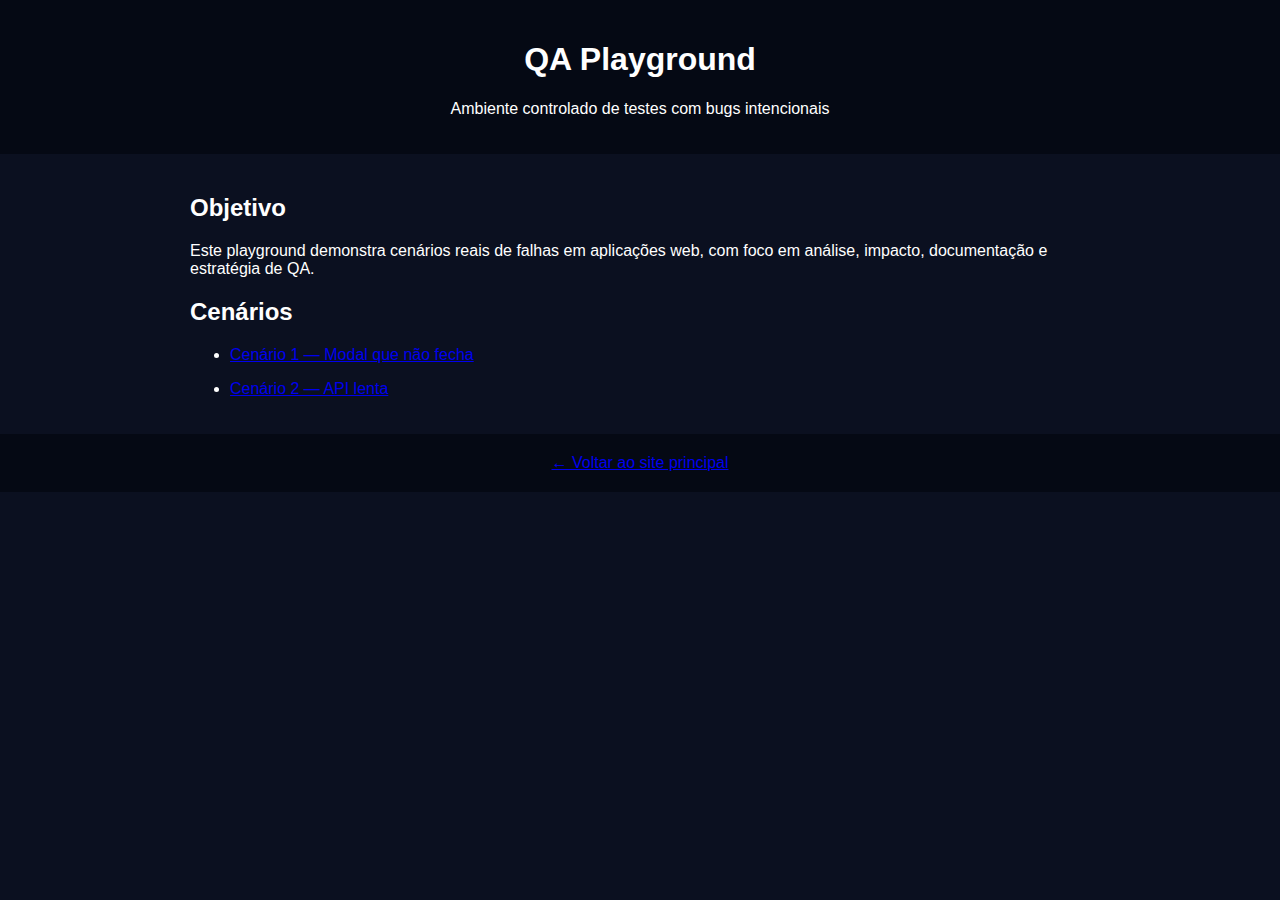
<file: qa-playground/index.html>
<!DOCTYPE html>
<html lang="pt-br">
<head>
  <meta charset="UTF-8">
  <title>QA Playground | Ronaldo Ferreira</title>
  <link rel="stylesheet" href="css/playground.css">
</head>
<body>

<header class="pg-header">
  <h1>QA Playground</h1>
  <p>Ambiente controlado de testes com bugs intencionais</p>
</header>

<main class="pg-container">

<section>
  <h2>Objetivo</h2>
  <p>
    Este playground demonstra cenários reais de falhas em aplicações web,
    com foco em análise, impacto, documentação e estratégia de QA.
  </p>
</section>

<section>
  <h2>Cenários</h2>
  <ul>
    <li>
      <a href="modal-bug.html">Cenário 1 — Modal que não fecha</a>
    </li>
  </ul>
  <ul>
    <li>
      <a href="api-lenta.html">Cenário 2 — API lenta</a>
    </li>
  </ul>
</section>

</main>

<footer class="pg-footer">
  <a href="../index.html">← Voltar ao site principal</a>
</footer>

</body>
</html>
</file>
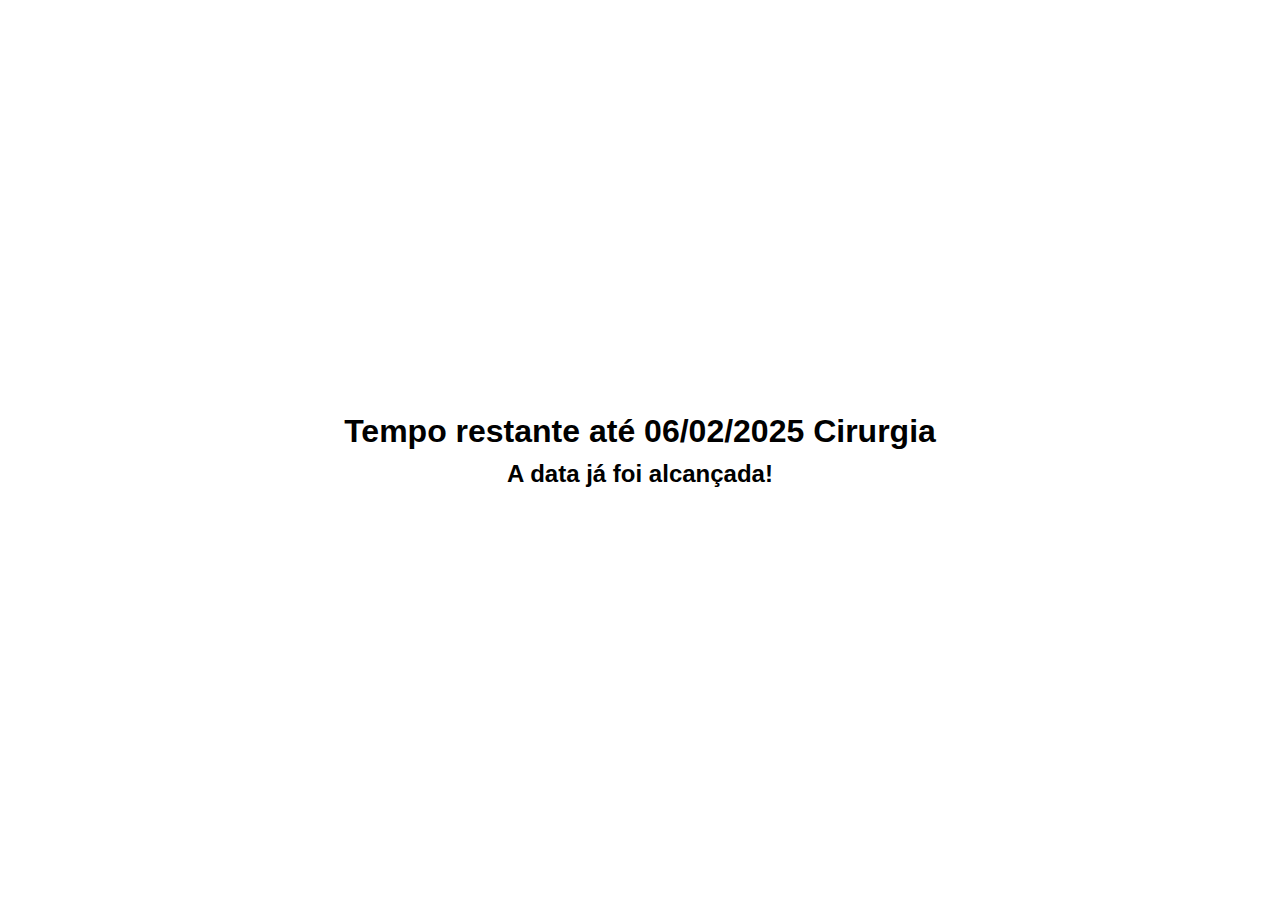
<file: cirurgia.html>
<!DOCTYPE html>
<html lang="pt-BR">
<head>
    <meta charset="UTF-8">
    <meta name="viewport" content="width=device-width, initial-scale=1.0">
    <title>Contagem Regressiva</title>
    <style>
        * {
            margin: 0;
            padding: 0;
            box-sizing: border-box;
        }

        body {
            display: flex;
            flex-direction: column;
            justify-content: center;
            align-items: center;
            height: 100vh;
            text-align: center;
            font-family: Arial, sans-serif;
        }

        h1 {
            margin-bottom: 10px;
        }
    </style>
</head>
<body>
    <h1>Tempo restante até 06/02/2025 Cirurgia</h1>
    <h2 id="contador"></h2>

    <script>
        function atualizarContagem() {
            const dataAlvo = new Date("2025-02-06T06:00:00").getTime();
            const agora = new Date().getTime();
            const diferenca = dataAlvo - agora;

            if (diferenca > 0) {
                const dias = Math.floor(diferenca / (1000 * 60 * 60 * 24));
                const horas = Math.floor((diferenca % (1000 * 60 * 60 * 24)) / (1000 * 60 * 60));
                const minutos = Math.floor((diferenca % (1000 * 60 * 60)) / (1000 * 60));
                const segundos = Math.floor((diferenca % (1000 * 60)) / 1000);

                document.getElementById("contador").innerText =
                    `${dias} dias, ${horas} horas, ${minutos} minutos, ${segundos} segundos`;
            } else {
                document.getElementById("contador").innerText = "A data já foi alcançada!";
                clearInterval(intervalo);
            }
        }

        atualizarContagem();
        const intervalo = setInterval(atualizarContagem, 1000);
    </script>
</body>
</html>
</file>
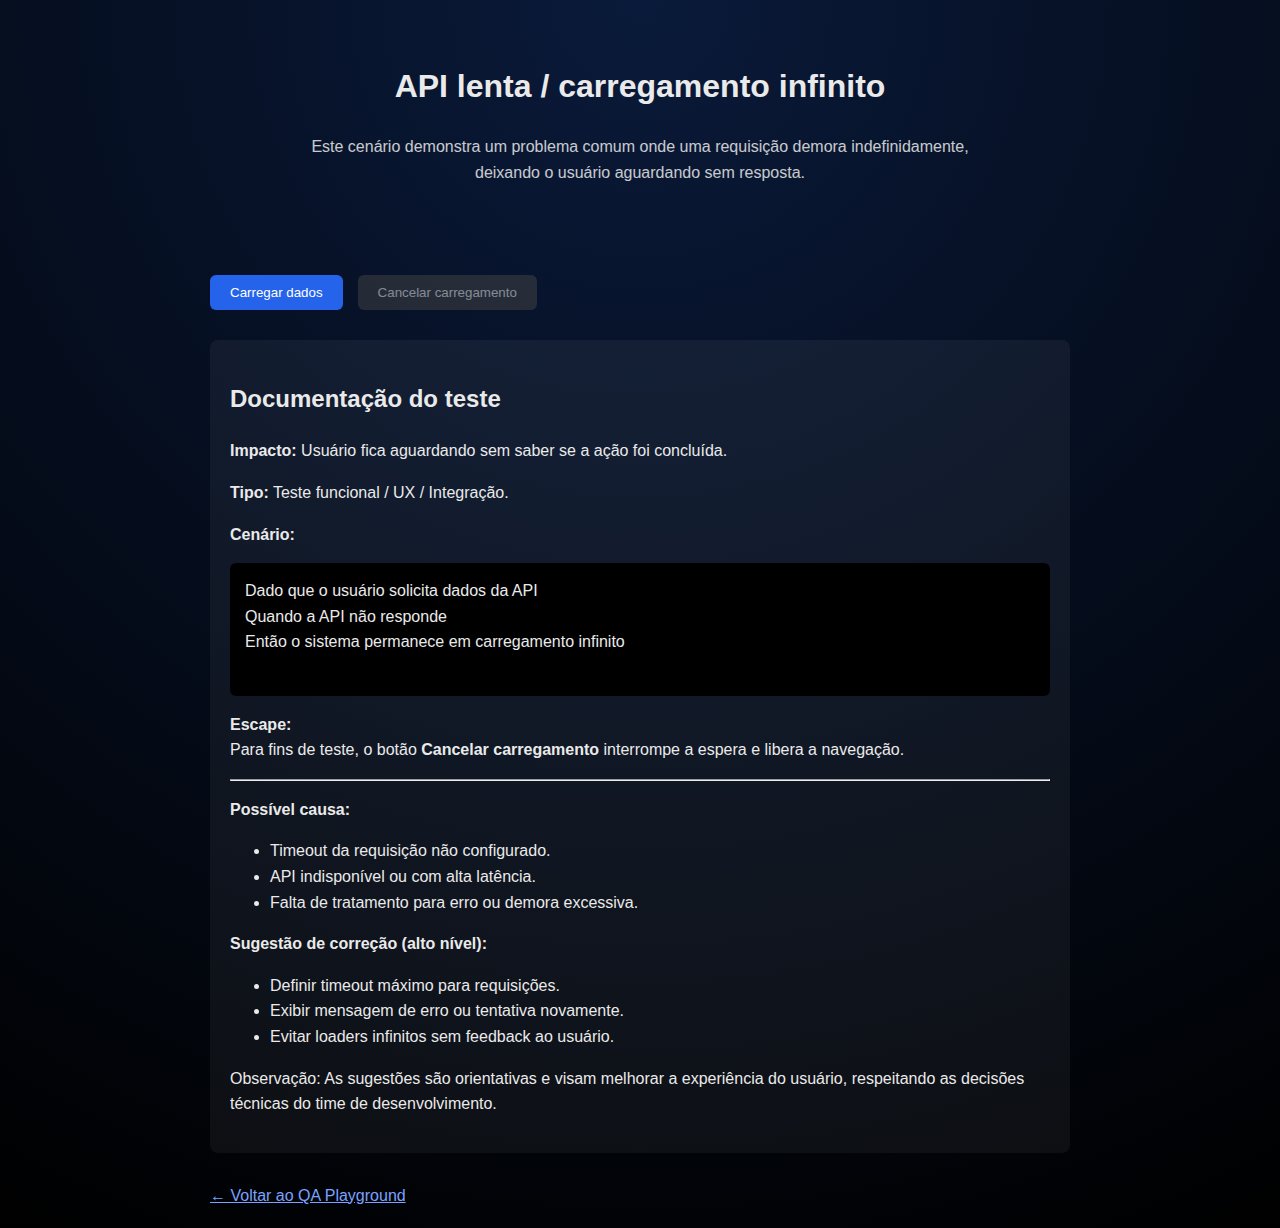
<file: qa-playground/api-lenta.html>
<!doctype html>
<html lang="pt-br">
  <head>
    <meta charset="UTF-8" />
    <title>QA Playground | API lenta</title>
    <meta name="viewport" content="width=device-width, initial-scale=1.0" />
    <link rel="stylesheet" href="css/api-lenta.css" />
    <script src="js/api-lenta.js" defer></script>
    <script src="../js/global.js"></script>
  </head>
  <body>
    <header class="header">
      <h1>API lenta / carregamento infinito</h1>
      <p class="subtitle">
        Este cenário demonstra um problema comum onde uma requisição demora
        indefinidamente, deixando o usuário aguardando sem resposta.
      </p>
    </header>

    <main class="container">
      <section class="controls">
        <button id="loadData" class="btn-primary">Carregar dados</button>

        <button id="cancelLoad" class="btn-secondary" disabled>
          Cancelar carregamento
        </button>
      </section>

      <section id="status" class="status hidden">
        <div class="spinner"></div>
        <p>Carregando dados da API…</p>
      </section>

      <section class="documentation">
        <h2>Documentação do teste</h2>

        <p>
          <strong>Impacto:</strong> Usuário fica aguardando sem saber se a ação
          foi concluída.
        </p>
        <p><strong>Tipo:</strong> Teste funcional / UX / Integração.</p>

        <p><strong>Cenário:</strong></p>
        <pre>
Dado que o usuário solicita dados da API
Quando a API não responde
Então o sistema permanece em carregamento infinito
    </pre
        >

        <p>
          <strong>Escape:</strong><br />
          Para fins de teste, o botão <strong>Cancelar carregamento</strong>
          interrompe a espera e libera a navegação.
        </p>

        <hr />

        <p><strong>Possível causa:</strong></p>
        <ul>
          <li>Timeout da requisição não configurado.</li>
          <li>API indisponível ou com alta latência.</li>
          <li>Falta de tratamento para erro ou demora excessiva.</li>
        </ul>

        <p><strong>Sugestão de correção (alto nível):</strong></p>
        <ul>
          <li>Definir timeout máximo para requisições.</li>
          <li>Exibir mensagem de erro ou tentativa novamente.</li>
          <li>Evitar loaders infinitos sem feedback ao usuário.</li>
        </ul>

        <p class="note">
          Observação: As sugestões são orientativas e visam melhorar a
          experiência do usuário, respeitando as decisões técnicas do time de
          desenvolvimento.
        </p>
      </section>

      <a href="index.html" class="back-link">← Voltar ao QA Playground</a>
    </main>
  </body>
</html>
</file>
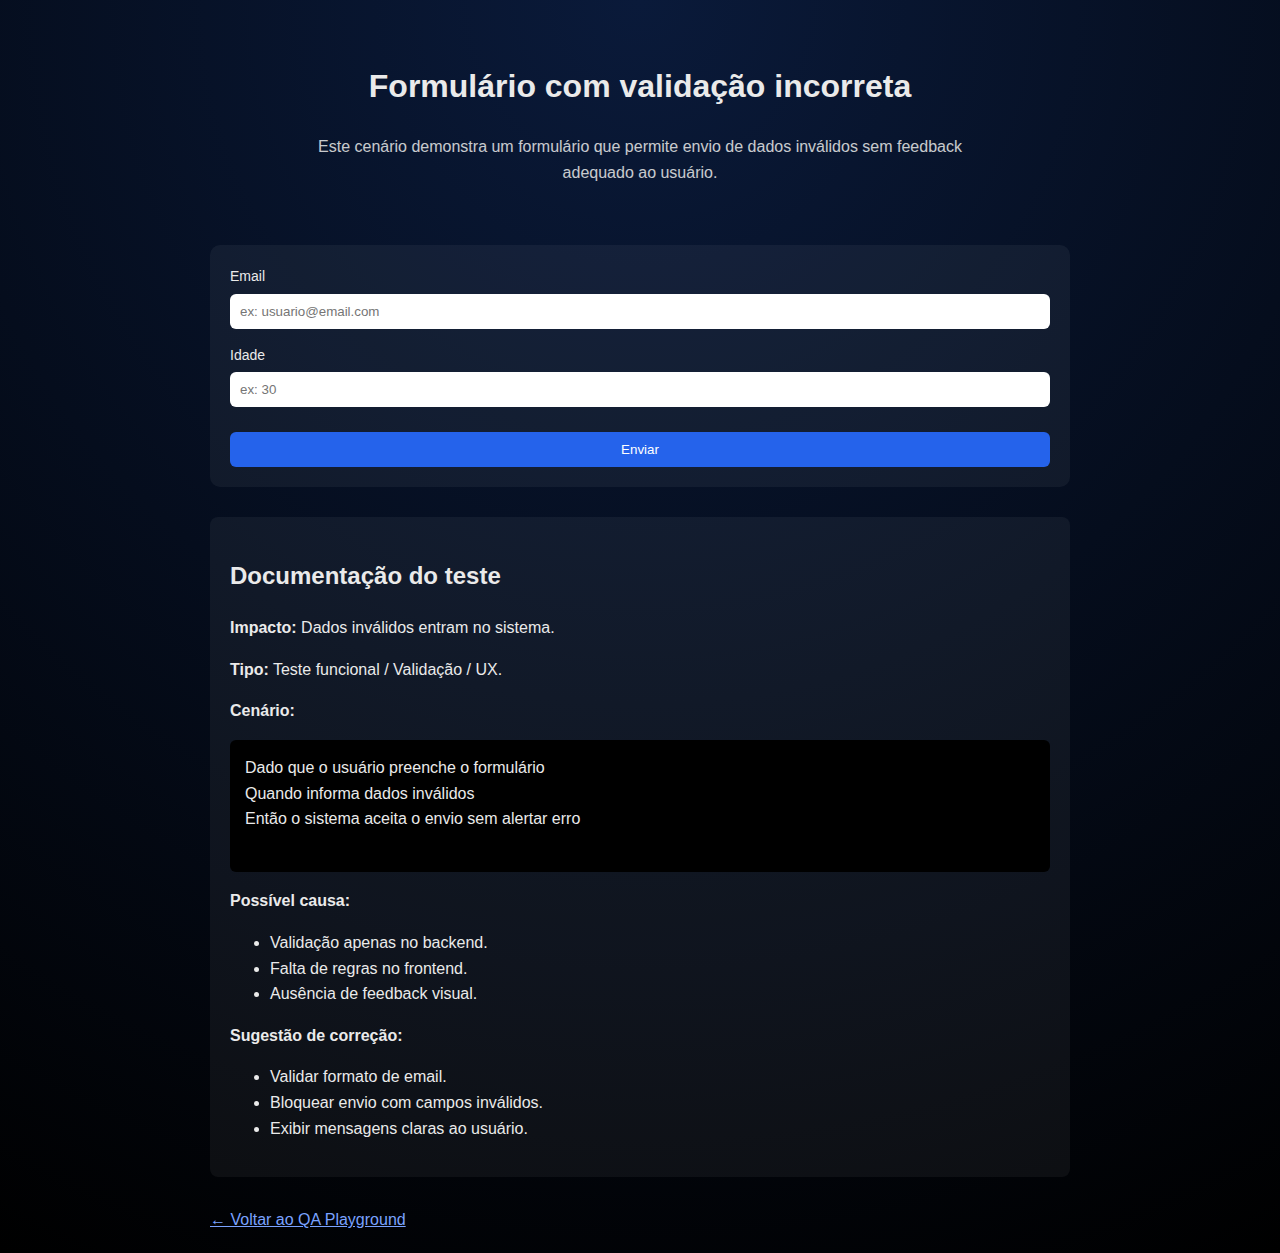
<file: qa-playground/formulario-bug.html>
<!doctype html>
<html lang="pt-br">
  <head>
    <meta charset="UTF-8" />
    <title>QA Playground | Formulário com defeito</title>
    <meta name="viewport" content="width=device-width, initial-scale=1.0" />
    <link rel="stylesheet" href="css/formulario-bug.css" />
    <script src="js/formulario-bug.js" defer></script>
    <script src="../js/global.js"></script>
  </head>

  <body>
    <header class="header">
      <h1>Formulário com validação incorreta</h1>
      <p class="subtitle">
        Este cenário demonstra um formulário que permite envio de dados
        inválidos sem feedback adequado ao usuário.
      </p>
    </header>

    <main class="container">
      <section class="form-area">
        <form id="bugForm">
          <label>
            Email
            <input type="text" id="email" placeholder="ex: usuario@email.com" />
          </label>

          <label>
            Idade
            <input type="number" id="age" placeholder="ex: 30" />
          </label>

          <button type="submit" class="btn-primary">Enviar</button>
        </form>

        <p id="success" class="success hidden">Dados enviados com sucesso.</p>
      </section>

      <section class="documentation">
        <h2>Documentação do teste</h2>

        <p><strong>Impacto:</strong> Dados inválidos entram no sistema.</p>
        <p><strong>Tipo:</strong> Teste funcional / Validação / UX.</p>

        <p><strong>Cenário:</strong></p>
        <pre>
Dado que o usuário preenche o formulário
Quando informa dados inválidos
Então o sistema aceita o envio sem alertar erro
        </pre>

        <p><strong>Possível causa:</strong></p>
        <ul>
          <li>Validação apenas no backend.</li>
          <li>Falta de regras no frontend.</li>
          <li>Ausência de feedback visual.</li>
        </ul>

        <p><strong>Sugestão de correção:</strong></p>
        <ul>
          <li>Validar formato de email.</li>
          <li>Bloquear envio com campos inválidos.</li>
          <li>Exibir mensagens claras ao usuário.</li>
        </ul>
      </section>

      <a href="index.html" class="back-link">← Voltar ao QA Playground</a>
    </main>
  </body>
</html>
</file>
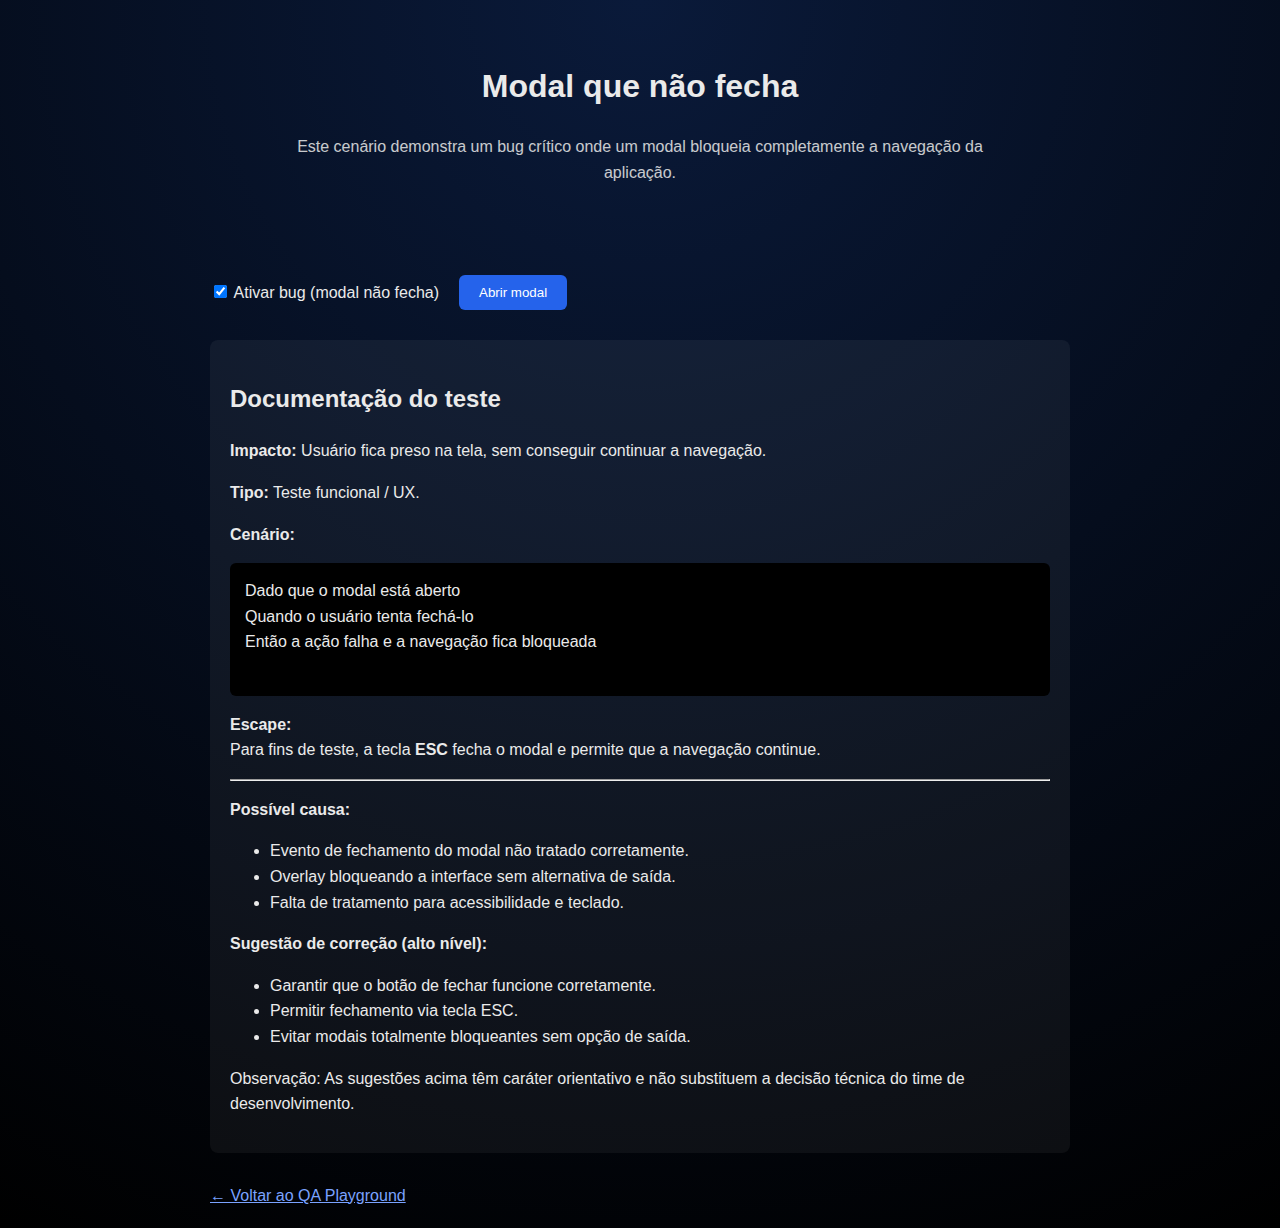
<file: qa-playground/modal-bug.html>
<!DOCTYPE html>
<html lang="pt-br">
<head>
  <meta charset="UTF-8">
  <title>QA Playground | Modal que não fecha</title>
  <meta name="viewport" content="width=device-width, initial-scale=1.0">
  <link rel="stylesheet" href="css/modal-bug.css">
  <script src="js/modal-bug.js" defer></script>
</head>
<body>

<header class="header">
  <h1>Modal que não fecha</h1>
  <p class="subtitle">
    Este cenário demonstra um bug crítico onde um modal bloqueia completamente
    a navegação da aplicação.
  </p>
</header>

<main class="container">

  <section class="controls">
    <label class="toggle">
      <input type="checkbox" id="toggleBug" checked>
      Ativar bug (modal não fecha)
    </label>

    <button id="openModal" class="btn-primary">
      Abrir modal
    </button>
  </section>

  <section class="documentation">
    <h2>Documentação do teste</h2>

    <p><strong>Impacto:</strong> Usuário fica preso na tela, sem conseguir continuar a navegação.</p>
    <p><strong>Tipo:</strong> Teste funcional / UX.</p>

    <p><strong>Cenário:</strong></p>
    <pre>
Dado que o modal está aberto
Quando o usuário tenta fechá-lo
Então a ação falha e a navegação fica bloqueada
    </pre>

    <p>
      <strong>Escape:</strong><br>
      Para fins de teste, a tecla <strong>ESC</strong> fecha o modal e permite
      que a navegação continue.
    </p>

    <hr>

    <p><strong>Possível causa:</strong></p>
    <ul>
      <li>Evento de fechamento do modal não tratado corretamente.</li>
      <li>Overlay bloqueando a interface sem alternativa de saída.</li>
      <li>Falta de tratamento para acessibilidade e teclado.</li>
    </ul>

    <p><strong>Sugestão de correção (alto nível):</strong></p>
    <ul>
      <li>Garantir que o botão de fechar funcione corretamente.</li>
      <li>Permitir fechamento via tecla ESC.</li>
      <li>Evitar modais totalmente bloqueantes sem opção de saída.</li>
    </ul>

    <p class="note">
      Observação: As sugestões acima têm caráter orientativo e não substituem
      a decisão técnica do time de desenvolvimento.
    </p>
  </section>

  <a href="index.html" class="back-link">← Voltar ao QA Playground</a>

</main>

<div id="modal" class="modal hidden" role="dialog" aria-modal="true">
  <div class="modal-content">
    <h3>Modal em estado incorreto</h3>
    <p>Este modal não responde ao clique fora nem ao botão fechar.</p>
    <button id="closeModal">Fechar</button>
  </div>
</div>

</body>
</html>
</file>
<file: qa-playground/css/playground.css>
body {
  font-family: Arial, sans-serif;
  background: #0b1020;
  color: #fff;
  margin: 0;
}

.pg-header, .pg-footer {
  background: #050914;
  padding: 20px;
  text-align: center;
}

.pg-container {
  max-width: 900px;
  margin: auto;
  padding: 20px;
}

button {
  padding: 10px;
  cursor: pointer;
}

.modal {
  position: fixed;
  inset: 0;
  background: rgba(0,0,0,.7);
  display: flex;
  align-items: center;
  justify-content: center;
}

.modal-content {
  background: #111;
  padding: 20px;
  border-radius: 6px;
}

.hidden {
  display: none;
}

.qa-controls, .documentation {
  background: #111;
  padding: 15px;
  margin-top: 20px;
}
</file>
<file: qa-playground/css/api-lenta.css>
* {
  box-sizing: border-box;
  font-family: Arial, Helvetica, sans-serif;
}

body {
  margin: 0;
  background: radial-gradient(circle at top, #0a1a3a, #000);
  color: #eaeaea;
  line-height: 1.6;
  -webkit-text-size-adjust: 100%;
}

.header {
  padding: 40px 20px;
  text-align: center;
}

.subtitle {
  max-width: 700px;
  margin: 10px auto 0;
  opacity: 0.85;
}

.container {
  max-width: 900px;
  margin: auto;
  padding: 20px;
}

.controls {
  display: flex;
  gap: 15px;
  margin: 30px 0;
  flex-wrap: wrap;
}

.btn-primary,
.btn-secondary {
  padding: 10px 20px;
  border: none;
  border-radius: 6px;
  color: #fff;
  cursor: pointer;
}

.btn-primary {
  background: #2563eb;
}

.btn-secondary {
  background: #444;
}

.btn-secondary:disabled {
  opacity: 0.5;
  cursor: not-allowed;
}

.status {
  margin: 30px 0;
  text-align: center;
}

.hidden {
  display: none;
}

.spinner {
  width: 40px;
  height: 40px;
  border: 4px solid #444;
  border-top-color: #2563eb;
  border-radius: 50%;
  margin: 0 auto 10px;
  animation: spin 1s linear infinite;
}

@keyframes spin {
  to {
    transform: rotate(360deg);
  }
}

.documentation {
  background: rgba(255, 255, 255, 0.05);
  padding: 20px;
  border-radius: 8px;
  margin-top: 30px;
}

pre {
  background: #000;
  padding: 15px;
  border-radius: 6px;
  overflow-x: auto;
}

.back-link {
  display: inline-block;
  margin-top: 30px;
  color: #7aa2ff;
}
</file>
<file: qa-playground/css/formulario-bug.css>
* {
  box-sizing: border-box;
  font-family: Arial, Helvetica, sans-serif;
}

body {
  margin: 0;
  background: radial-gradient(circle at top, #0a1a3a, #000);
  color: #eaeaea;
  line-height: 1.6;
  -webkit-text-size-adjust: 100%;
}

.header {
  padding: 40px 20px;
  text-align: center;
}

.subtitle {
  max-width: 700px;
  margin: 10px auto 0;
  opacity: 0.85;
}

.container {
  max-width: 900px;
  margin: auto;
  padding: 20px;
}

.form-area {
  background: rgba(255, 255, 255, 0.05);
  padding: 20px;
  border-radius: 10px;
}

form {
  display: flex;
  flex-direction: column;
  gap: 15px;
}

label {
  display: flex;
  flex-direction: column;
  font-size: 14px;
}

input {
  margin-top: 6px;
  padding: 10px;
  border-radius: 6px;
  border: none;
}

.btn-primary {
  margin-top: 10px;
  padding: 10px 20px;
  background: #2563eb;
  color: #fff;
  border: none;
  border-radius: 6px;
  cursor: pointer;
}

.success {
  margin-top: 15px;
  color: #4ade80;
}

.hidden {
  display: none;
}

.documentation {
  margin-top: 30px;
  background: rgba(255, 255, 255, 0.05);
  padding: 20px;
  border-radius: 8px;
}

pre {
  background: #000;
  padding: 15px;
  border-radius: 6px;
  overflow-x: auto;
}

.back-link {
  display: inline-block;
  margin-top: 30px;
  color: #7aa2ff;
}
</file>
<file: qa-playground/css/modal-bug.css>
* {
  box-sizing: border-box;
  font-family: Arial, Helvetica, sans-serif;
}

body {
  margin: 0;
  background: radial-gradient(circle at top, #0a1a3a, #000);
  color: #eaeaea;
  line-height: 1.6;
  -webkit-text-size-adjust: 100%;
}

.header {
  padding: 40px 20px;
  text-align: center;
}

.subtitle {
  max-width: 700px;
  margin: 10px auto 0;
  opacity: 0.85;
}

.container {
  max-width: 900px;
  margin: auto;
  padding: 20px;
}

.controls {
  display: flex;
  align-items: center;
  gap: 20px;
  margin: 30px 0;
  flex-wrap: wrap;
}

.btn-primary {
  padding: 10px 20px;
  background: #2563eb;
  color: #fff;
  border: none;
  border-radius: 6px;
  cursor: pointer;
}

.documentation {
  background: rgba(255, 255, 255, 0.05);
  padding: 20px;
  border-radius: 8px;
  margin-top: 30px;
}

pre {
  background: #000;
  padding: 15px;
  border-radius: 6px;
  overflow-x: auto;
}

.back-link {
  display: inline-block;
  margin-top: 30px;
  color: #7aa2ff;
}

.modal {
  position: fixed;
  inset: 0;
  background: rgba(0, 0, 0, 0.8);
  display: flex;
  align-items: center;
  justify-content: center;
  padding: 16px;
  z-index: 1000;
}

.modal.hidden {
  display: none;
}

.modal-content {
  background: #111;
  padding: 25px;
  border-radius: 10px;
  width: 100%;
  max-width: 400px;
  text-align: center;
}
</file>
